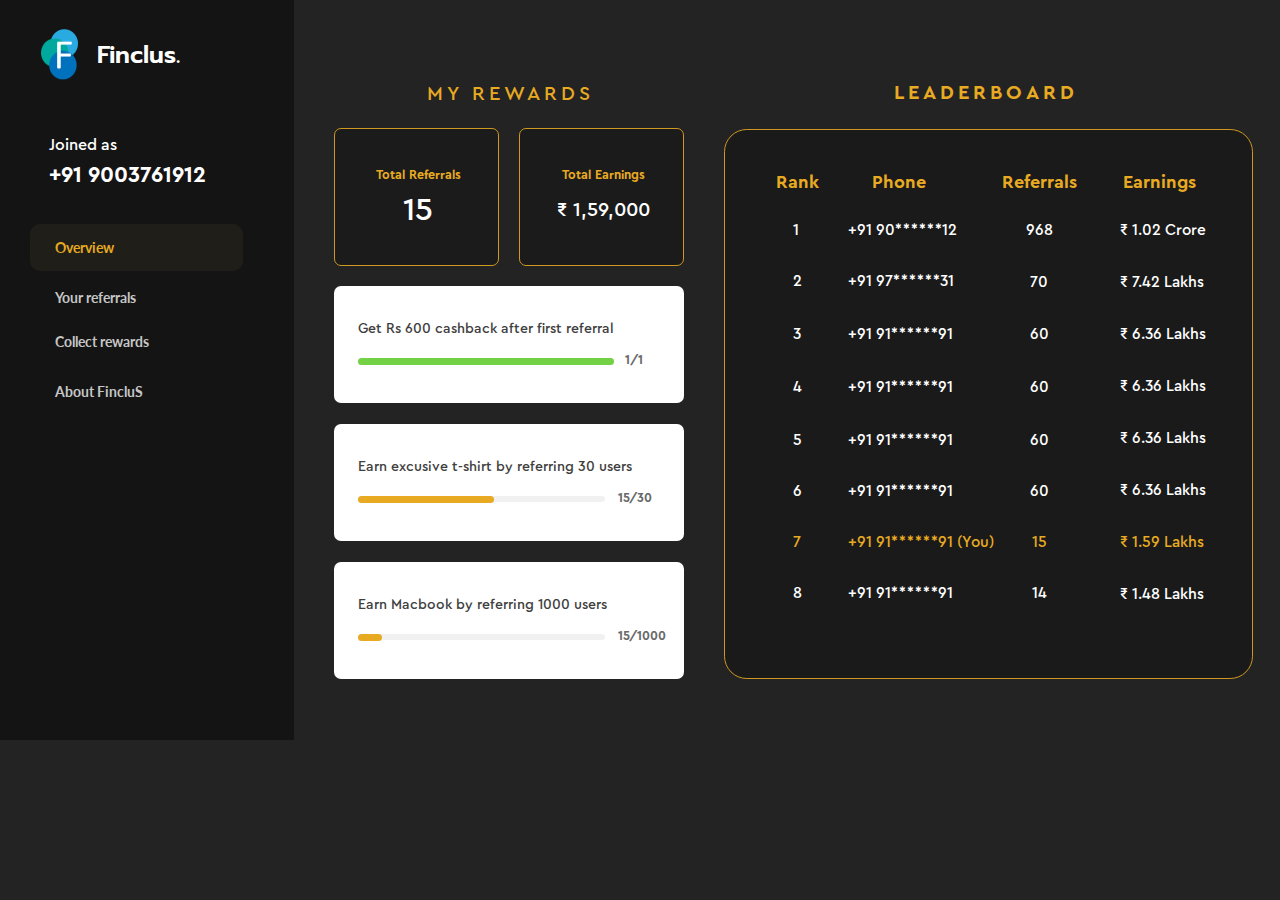
<file: dashboard-screen.html>
<!DOCTYPE html>
<html>
  <head>
    <meta charset="UTF-8" />
    <meta name="viewport" content="width=1313, maximum-scale=1.0" />
    <link rel="shortcut icon" type="image/png" href="https://animaproject.s3.amazonaws.com/home/favicon.png" />
    <meta name="og:type" content="website" />
    <meta name="twitter:card" content="photo" />
    <link rel="stylesheet" type="text/css" href="css/dashboard-screen.css" />
    <link rel="stylesheet" type="text/css" href="css/styleguide.css" />
    <link rel="stylesheet" type="text/css" href="css/globals.css" />
    <meta name="author" content="AnimaApp.com - Design to code, Automated." />
  </head>
  <body style="margin: 0; background: #232323">
    <input type="hidden" id="anPageName" name="page" value="dashboard-screen" />
    <div class="dashboard-screen screen">
      <div class="rectangle-431-4MZWo9"></div>
      <div class="text-4MZWo9 cerapro-medium-white-16px">
        <span class="span0-DagRw9 cerapro-medium-white-16px">Joined as<br /></span
        ><span class="span1-DagRw9">+91 9003761912</span>
      </div>
      <div class="group-3663-4MZWo9">
        <img class="group-3635-URFCL9" src="img/group-3635@2x.png" />
        <div class="finclus-URFCL9 prompt-semi-bold-white-24px">Finclus.</div>
      </div>
      <div class="rectangle-432-4MZWo9"></div>
      <div class="rectangle-416-4MZWo9 border-1px-nugget"></div>
      <div class="leaderboard-4MZWo9">LEADERBOARD</div>
      <div class="x1-4MZWo9 valign-text-middle cerapro-medium-white-15-4px">1</div>
      <div class="x2-4MZWo9 valign-text-middle cerapro-medium-white-15-4px">2</div>
      <div class="x3-4MZWo9 valign-text-middle cerapro-medium-white-15-4px">3</div>
      <div class="x4-4MZWo9 valign-text-middle cerapro-medium-white-15-4px">4</div>
      <div class="x5-4MZWo9 valign-text-middle cerapro-medium-white-15-4px">5</div>
      <div class="x6-4MZWo9 valign-text-middle cerapro-medium-white-15-4px">6</div>
      <div class="x7-4MZWo9 valign-text-middle cerapro-medium-fuel-yellow-15-4px">7</div>
      <div class="x8-4MZWo9 valign-text-middle cerapro-medium-white-15-4px">8</div>
      <div class="x91-9012-4MZWo9 valign-text-middle cerapro-medium-white-15-4px">+91 90******12</div>
      <div class="x968-4MZWo9 valign-text-middle cerapro-medium-white-15-4px">968</div>
      <div class="x102-crore-4MZWo9 valign-text-middle cerapro-medium-white-15-4px">₹ 1.02 Crore</div>
      <div class="x742-lakhs-4MZWo9 valign-text-middle cerapro-medium-white-15-4px">₹ 7.42 Lakhs</div>
      <div class="x636-lakhs-4MZWo9 valign-text-middle cerapro-medium-white-15-4px">₹ 6.36 Lakhs</div>
      <div class="x636-lakhs-CZF9zm valign-text-middle cerapro-medium-white-15-4px">₹ 6.36 Lakhs</div>
      <div class="x636-lakhs-vbt6uR valign-text-middle cerapro-medium-white-15-4px">₹ 6.36 Lakhs</div>
      <div class="x636-lakhs-tFotzw valign-text-middle cerapro-medium-white-15-4px">₹ 6.36 Lakhs</div>
      <div class="x159-lakhs-4MZWo9 valign-text-middle cerapro-medium-fuel-yellow-15-4px">₹ 1.59 Lakhs</div>
      <div class="x148-lakhs-4MZWo9 valign-text-middle cerapro-medium-white-15-4px">₹ 1.48 Lakhs</div>
      <div class="x70-4MZWo9 valign-text-middle cerapro-medium-white-15-4px">70</div>
      <div class="x60-4MZWo9 valign-text-middle cerapro-medium-white-15-4px">60</div>
      <div class="x60-CZF9zm valign-text-middle cerapro-medium-white-15-4px">60</div>
      <div class="x60-vbt6uR valign-text-middle cerapro-medium-white-15-4px">60</div>
      <div class="x60-tFotzw valign-text-middle cerapro-medium-white-15-4px">60</div>
      <div class="x15-4MZWo9 valign-text-middle cerapro-medium-fuel-yellow-15-4px">15</div>
      <div class="x14-4MZWo9 valign-text-middle cerapro-medium-white-15-4px">14</div>
      <div class="x91-9731-4MZWo9 valign-text-middle cerapro-medium-white-15-4px">+91 97******31</div>
      <div class="x91-9191-4MZWo9 valign-text-middle cerapro-medium-white-15-4px">+91 91******91</div>
      <div class="x91-9191-CZF9zm valign-text-middle cerapro-medium-white-15-4px">+91 91******91</div>
      <div class="x91-9191-vbt6uR valign-text-middle cerapro-medium-white-15-4px">+91 91******91</div>
      <div class="x91-9191-tFotzw valign-text-middle cerapro-medium-white-15-4px">+91 91******91</div>
      <div class="x91-9191-you-4MZWo9 valign-text-middle cerapro-medium-fuel-yellow-15-4px">+91 91******91 (You)</div>
      <div class="x91-9191-gE1Ge5 valign-text-middle cerapro-medium-white-15-4px">+91 91******91</div>
      <div class="rank-4MZWo9 cerapro-bold-fuel-yellow-18px">Rank</div>
      <div class="phone-4MZWo9 cerapro-bold-fuel-yellow-18px">Phone</div>
      <div class="referrals-4MZWo9 cerapro-bold-fuel-yellow-18px">Referrals</div>
      <div class="earnings-4MZWo9 cerapro-bold-fuel-yellow-18px">Earnings</div>
      <div class="your-referrals-4MZWo9 lato-bold-cloud-14px">Your referrals</div>
      <div class="group-3665-4MZWo9"><div class="overview-B2ZslY">Overview</div></div>
      <div class="group-3664-4MZWo9">
        <div class="collect-rewards-zwrCee lato-bold-cloud-14px">Collect rewards</div>
      </div>
      <div class="group-3666-4MZWo9"><div class="about-finclu-s-X1h9VA lato-bold-cloud-14px">About FincluS</div></div>
      <div class="my-rewards-4MZWo9">MY REWARDS</div>
      <div class="rectangle-70-4MZWo9"></div>
      <div class="rectangle-420-4MZWo9"></div>
      <div class="rectangle-433-4MZWo9 border-1px-nugget"></div>
      <div class="rectangle-434-4MZWo9 border-1px-nugget"></div>
      <div class="rectangle-417-4MZWo9"></div>
      <div class="x1530-4MZWo9 cerapro-bold-granite-gray-12-5px">15/30</div>
      <div class="x11-4MZWo9 cerapro-bold-granite-gray-12-5px">1/1</div>
      <div class="x151000-4MZWo9 cerapro-bold-granite-gray-12-5px">15/1000</div>
      <div class="earn-excusive-t-erring-30-users-4MZWo9 cerapro-medium-ship-gray-14px">
        Earn excusive t-shirt by referring 30 users
      </div>
      <div class="get-rs-600-cash-first-referral-4MZWo9 cerapro-medium-ship-gray-14px">
        Get Rs 600 cashback after first referral
      </div>
      <div class="earn-macbook-by-ring-1000-users-4MZWo9 cerapro-medium-ship-gray-14px">
        Earn Macbook by referring 1000 users
      </div>
      <div class="x15-CZF9zm valign-text-middle cerapro-medium-white-32px">15</div>
      <div class="x159000-4MZWo9 valign-text-middle">₹ 1,59,000</div>
      <div class="rectangle-59-4MZWo9"></div>
      <div class="rectangle-421-4MZWo9"></div>
      <div class="rectangle-418-4MZWo9"></div>
      <div class="rectangle-60-4MZWo9"></div>
      <div class="rectangle-422-4MZWo9"></div>
      <div class="rectangle-419-4MZWo9"></div>
      <div class="total-referrals-4MZWo9">Total Referrals</div>
      <div class="total-earnings-4MZWo9">Total Earnings</div>
    </div>
  </body>
</html>
</file>
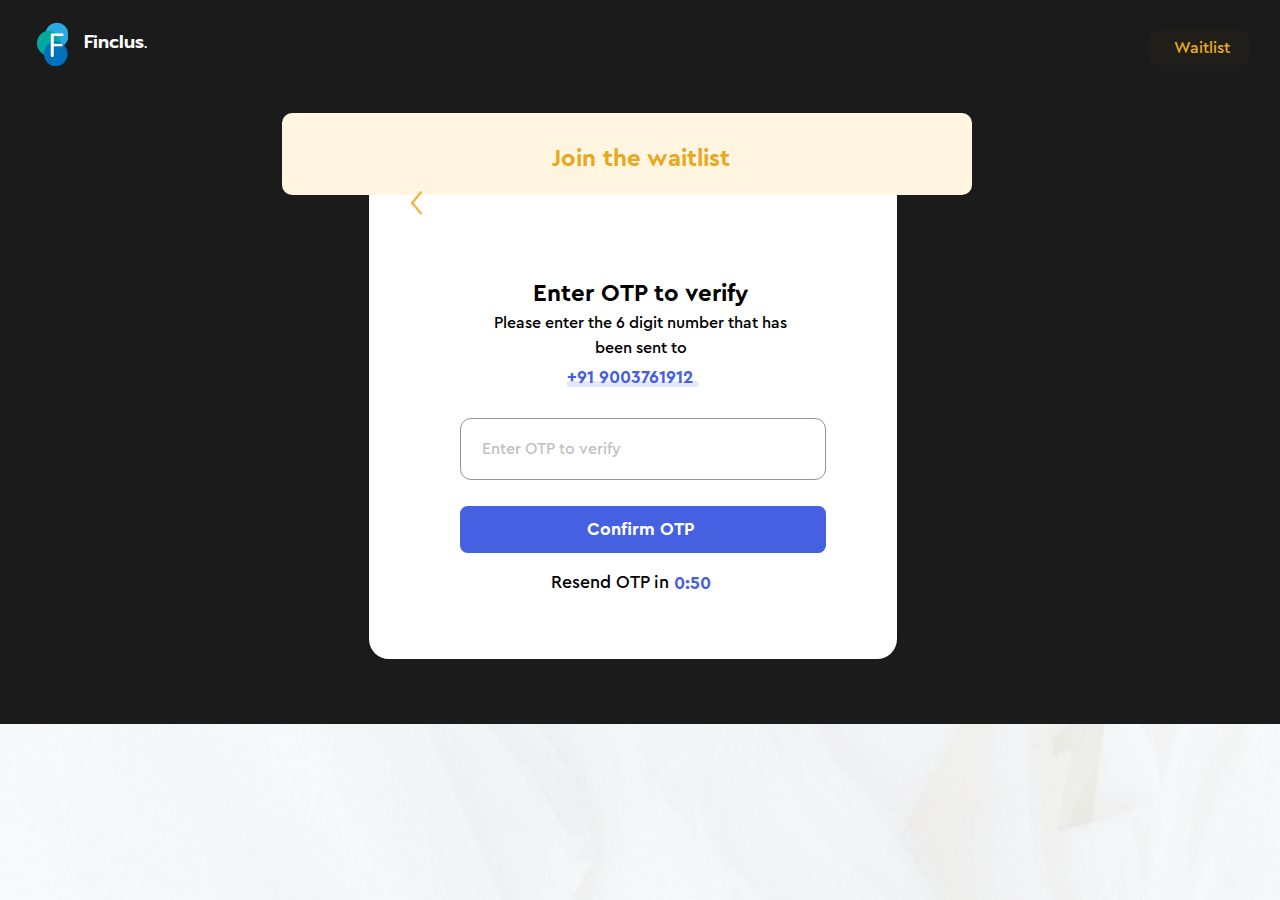
<file: otp-screen-mobile.html>
<!DOCTYPE html>
<html>
  <head>
    <meta charset="UTF-8" />
    <meta name="viewport" content="width=device-width, initial-scale=1.0, maximum-scale=1.0" />
    <link rel="shortcut icon" type="image/png" href="https://animaproject.s3.amazonaws.com/home/favicon.png" />
    <meta name="og:type" content="website" />
    <meta name="twitter:card" content="photo" />
    <link rel="stylesheet" type="text/css" href="css/otp-screen-mobile.css" />
    <style></style>
    <link rel="stylesheet" type="text/css" href="css/styleguide.css" />
    <link rel="stylesheet" type="text/css" href="css/globals.css" />
    <meta name="author" content="AnimaApp.com - Design to code, Automated." />
  </head>
  <body style="margin: 0; background: #1b1b1b">
    <input type="hidden" id="anPageName" name="page" value="otp-screen-mobile" />
    <form class="otp-screen-desktop screen" name="form13" action="form13" method="post">
      <div class="rectangle-397-DJjTyJ"></div>
      <div class="text-DJjTyJ cerapro-medium-fuel-yellow-16px">Waitlist</div>
      <div class="group-3663-DJjTyJ">
        <div class="group-3635-8EqA93">
          <img class="finclus-1-v8bXWT" src="img/finclus-1@2x.png" />
          <div class="rectangle-393-v8bXWT"></div>
        </div>
        <div class="finclus-8EqA93 prompt-semi-bold-white-24px">Finclus.</div>
      </div>
      <div class="group-3692-DJjTyJ">
        <div class="rectangle-429-KPY2y8"></div>
        <img class="rectangle-430-KPY2y8" src="img/rectangle-430@1x.png" />
      </div>
      <div class="rectangle-422-DJjTyJ"></div>
      <img class="group-3665-DJjTyJ" src="img/group-3665@1x.png" />
      <div class="rectangle-382-DJjTyJ"></div>
      <input
        class="enter-otp-to-verify-DJjTyJ"
        name="enterotptoverify"
        placeholder="Enter OTP to verify"
        type="text"
      /><a href="javascript:SubmitForm('form13')"> <div class="rectangle-383-DJjTyJ"></div></a>
      <div class="confirm-otp-DJjTyJ valign-text-middle cerapro-bold-white-17-6px">Confirm OTP</div>
      <div class="join-the-waitlist-DJjTyJ valign-text-middle">Join the waitlist</div>
      <div class="please-enter-th-as-been-sent-to-DJjTyJ valign-text-middle cerapro-medium-black-17-6px">
        Please enter the 6 digit number that has been sent to
      </div>
      <div class="enter-otp-to-verify-FGZfqv valign-text-middle">Enter OTP to verify</div>
      <div class="resend-otp-in-DJjTyJ valign-text-middle cerapro-medium-black-17-6px">Resend OTP in</div>
      <div class="rectangle-388-DJjTyJ"></div>
      <div class="x91-9003761912-DJjTyJ valign-text-middle cerapro-bold-royal-blue-17-6px">+91 9003761912</div>
      <div class="x050-DJjTyJ valign-text-middle cerapro-bold-royal-blue-17-6px">0:50</div>
      <img class="vector-DJjTyJ" src="img/vector@2x.png" />
    </form>
    <form class="otp-screen-mobile screen" name="form14" action="form14" method="post">
      <div class="rectangle-397-Cci2MS"></div>
      <div class="text-Cci2MS cerapro-medium-fuel-yellow-16px">Waitlist</div>
      <div class="group-3692-Cci2MS">
        <div class="rectangle-429-4uOxgm"></div>
        <img class="rectangle-430-4uOxgm" src="img/rectangle-430-1@2x.png" />
      </div>
      <div class="rectangle-422-Cci2MS"></div>
      <div class="group-3665-Cci2MS">
        <div class="rectangle-426-gaXvq3"></div>
      </div>
      <div class="rectangle-382-Cci2MS"></div>
      <input
        class="enter-otp-to-verify-Cci2MS"
        name="enterotptoverify"
        placeholder="Enter OTP to verify"
        type="text"
      /><a href="javascript:SubmitForm('form14')"> <div class="rectangle-383-Cci2MS"></div></a>
      <div class="confirm-otp-Cci2MS valign-text-middle cerapro-bold-white-17-6px">Confirm OTP</div>
      <div class="join-the-waitlist-Cci2MS valign-text-middle">Join the waitlist</div>
      <div class="please-enter-th-as-been-sent-to-Cci2MS valign-text-middle">
        Please enter the 6 digit number that has been sent to
      </div>
      <div class="enter-otp-to-verify-XYD9ex valign-text-middle">Enter OTP to verify</div>
      <div class="resend-otp-in-Cci2MS valign-text-middle cerapro-medium-black-17-6px">Resend OTP in</div>
      <div class="rectangle-388-Cci2MS"></div>
      <div class="x91-9003761912-Cci2MS valign-text-middle cerapro-bold-royal-blue-17-6px">+91 9003761912</div>
      <div class="x050-Cci2MS valign-text-middle cerapro-bold-royal-blue-17-6px">0:50</div>
      <img class="vector-Cci2MS" src="img/vector-1@2x.png" />
      <div class="group-3635-Cci2MS">
        <img class="finclus-1-013Nxt" src="img/finclus-1-1@2x.png" />
        <div class="rectangle-393-013Nxt"></div>
      </div>
      <div class="finclus-Cci2MS">Finclus.</div>
    </form>
    <script>
      /* Copyright (c) 2016 Tobias Buschor https://goo.gl/gl0mbf | MIT License https://goo.gl/HgajeK */

      if (!HTMLFormElement.prototype.reportValidity) {
        HTMLFormElement.prototype.reportValidity = function () {
          if (this.checkValidity()) return true;
          var btn = document.createElement("button");
          this.appendChild(btn);
          btn.click();
          this.removeChild(btn);
          return false;
        };
      }

      function SubmitForm(form_name) {
        var form = document.getElementsByName(form_name)[0];
        if (form.reportValidity()) {
          form.submit();
          if (window.submitted) window.submitted();
        }
      }
    </script>
  </body>
</html>
</file>
<file: css/dashboard-screen.css>
/* screen - dashboard-screen */

.dashboard-screen {
  background-color: var(--log-cabin);
  height: 100vh;
  margin: 0px;
  min-height: 740px;
  min-width: 1313px;
  mix-blend-mode: normal;
  overflow: hidden;
  overflow-x: hidden;
  position: relative;
  width: 100%;
}

.dashboard-screen .rectangle-431-4MZWo9 {
  background-color: #141414;
  height: 740px;
  left: 0px;
  mix-blend-mode: normal;
  position: absolute;
  top: 0px;
  width: 294px;
}

.dashboard-screen .text-4MZWo9 {
  background-color: transparent;
  height: auto;
  left: 49px;
  letter-spacing: 0.00px;
  line-height: 30px;
  mix-blend-mode: normal;
  position: absolute;
  text-align: left;
  top: 130px;
  width: 184px;
}

.dashboard-screen .span0-DagRw9 {
}

.dashboard-screen .span1-DagRw9 {
  color: var(--white);
  font-family: var(--font-family-cera_pro-bold);
  font-size: var(--font-size-s);
  font-style: normal;
  font-weight: 700;
}

.dashboard-screen .group-3663-4MZWo9 {
  background-color: transparent;
  height: 76px;
  left: -27px;
  position: absolute;
  top: 19px;
  width: 330px;
}

.dashboard-screen .group-3635-URFCL9 {
  background-color: transparent;
  height: 58px;
  left: 57px;
  position: absolute;
  top: 9px;
  width: 48px;
}

.dashboard-screen .finclus-URFCL9 {
  background-color: transparent;
  height: auto;
  left: 0px;
  letter-spacing: 0.00px;
  line-height: 72.1px;
  mix-blend-mode: normal;
  position: absolute;
  text-align: center;
  top: 0px;
  white-space: nowrap;
  width: 330px;
}

.dashboard-screen .rectangle-432-4MZWo9 {
  background-color: var(--rangoon-green);
  border-radius: 10px;
  height: 47px;
  left: 30px;
  mix-blend-mode: normal;
  position: absolute;
  top: 224px;
  width: 213px;
}

.dashboard-screen .rectangle-416-4MZWo9 {
  background-color: #1a1a1a;
  border-radius: 22.83px;
  height: 550px;
  left: 724px;
  mix-blend-mode: normal;
  position: absolute;
  top: 129px;
  width: 529px;
}

.dashboard-screen .leaderboard-4MZWo9 {
  background-color: transparent;
  color: var(--fuel-yellow);
  font-family: var(--font-family-cera_pro-bold);
  font-size: var(--font-size-xs);
  font-style: normal;
  font-weight: 700;
  height: auto;
  left: 844px;
  letter-spacing: 4.00px;
  line-height: 14.4px;
  mix-blend-mode: normal;
  position: absolute;
  text-align: center;
  top: 86px;
  white-space: nowrap;
  width: 284px;
}

.dashboard-screen .x1-4MZWo9 {
  background-color: transparent;
  height: 35px;
  left: 793px;
  letter-spacing: 0.00px;
  line-height: 15.4px;
  mix-blend-mode: normal;
  position: absolute;
  text-align: left;
  top: 213px;
  width: 10px;
}

.dashboard-screen .x2-4MZWo9 {
  background-color: transparent;
  height: 35px;
  left: 793px;
  letter-spacing: 0.00px;
  line-height: 15.4px;
  mix-blend-mode: normal;
  position: absolute;
  text-align: left;
  top: 264px;
  width: 10px;
}

.dashboard-screen .x3-4MZWo9 {
  background-color: transparent;
  height: 35px;
  left: 793px;
  letter-spacing: 0.00px;
  line-height: 15.4px;
  mix-blend-mode: normal;
  position: absolute;
  text-align: left;
  top: 317px;
  width: 10px;
}

.dashboard-screen .x4-4MZWo9 {
  background-color: transparent;
  height: 35px;
  left: 793px;
  letter-spacing: 0.00px;
  line-height: 15.4px;
  mix-blend-mode: normal;
  position: absolute;
  text-align: left;
  top: 370px;
  width: 10px;
}

.dashboard-screen .x5-4MZWo9 {
  background-color: transparent;
  height: 35px;
  left: 793px;
  letter-spacing: 0.00px;
  line-height: 15.4px;
  mix-blend-mode: normal;
  position: absolute;
  text-align: left;
  top: 423px;
  width: 10px;
}

.dashboard-screen .x6-4MZWo9 {
  background-color: transparent;
  height: 35px;
  left: 793px;
  letter-spacing: 0.00px;
  line-height: 15.4px;
  mix-blend-mode: normal;
  position: absolute;
  text-align: left;
  top: 474px;
  width: 10px;
}

.dashboard-screen .x7-4MZWo9 {
  background-color: transparent;
  height: 35px;
  left: 793px;
  letter-spacing: 0.00px;
  line-height: 15.4px;
  mix-blend-mode: normal;
  position: absolute;
  text-align: left;
  top: 525px;
  width: 10px;
}

.dashboard-screen .x8-4MZWo9 {
  background-color: transparent;
  height: 35px;
  left: 793px;
  letter-spacing: 0.00px;
  line-height: 15.4px;
  mix-blend-mode: normal;
  position: absolute;
  text-align: left;
  top: 576px;
  width: 10px;
}

.dashboard-screen .x91-9012-4MZWo9 {
  background-color: transparent;
  height: 30px;
  left: 848px;
  letter-spacing: 0.00px;
  line-height: 15.4px;
  mix-blend-mode: normal;
  position: absolute;
  text-align: left;
  top: 216px;
  width: 152px;
}

.dashboard-screen .x968-4MZWo9 {
  background-color: transparent;
  height: 30px;
  left: 963px;
  letter-spacing: 0.00px;
  line-height: 15.4px;
  mix-blend-mode: normal;
  position: absolute;
  text-align: center;
  top: 216px;
  width: 152px;
}

.dashboard-screen .x102-crore-4MZWo9 {
  background-color: transparent;
  height: 30px;
  left: 1120px;
  letter-spacing: 0.00px;
  line-height: 15.4px;
  mix-blend-mode: normal;
  position: absolute;
  text-align: left;
  top: 216px;
  width: 109px;
}

.dashboard-screen .x742-lakhs-4MZWo9 {
  background-color: transparent;
  height: 30px;
  left: 1120px;
  letter-spacing: 0.00px;
  line-height: 15.4px;
  mix-blend-mode: normal;
  position: absolute;
  text-align: left;
  top: 268px;
  width: 109px;
}

.dashboard-screen .x636-lakhs-4MZWo9 {
  background-color: transparent;
  height: 30px;
  left: 1120px;
  letter-spacing: 0.00px;
  line-height: 15.4px;
  mix-blend-mode: normal;
  position: absolute;
  text-align: left;
  top: 320px;
  width: 109px;
}

.dashboard-screen .x636-lakhs-CZF9zm {
  background-color: transparent;
  height: 30px;
  left: 1120px;
  letter-spacing: 0.00px;
  line-height: 15.4px;
  mix-blend-mode: normal;
  position: absolute;
  text-align: left;
  top: 372px;
  width: 109px;
}

.dashboard-screen .x636-lakhs-vbt6uR {
  background-color: transparent;
  height: 30px;
  left: 1120px;
  letter-spacing: 0.00px;
  line-height: 15.4px;
  mix-blend-mode: normal;
  position: absolute;
  text-align: left;
  top: 424px;
  width: 109px;
}

.dashboard-screen .x636-lakhs-tFotzw {
  background-color: transparent;
  height: 30px;
  left: 1120px;
  letter-spacing: 0.00px;
  line-height: 15.4px;
  mix-blend-mode: normal;
  position: absolute;
  text-align: left;
  top: 476px;
  width: 109px;
}

.dashboard-screen .x159-lakhs-4MZWo9 {
  background-color: transparent;
  height: 30px;
  left: 1120px;
  letter-spacing: 0.00px;
  line-height: 15.4px;
  mix-blend-mode: normal;
  position: absolute;
  text-align: left;
  top: 528px;
  width: 93px;
}

.dashboard-screen .x148-lakhs-4MZWo9 {
  background-color: transparent;
  height: 30px;
  left: 1120px;
  letter-spacing: 0.00px;
  line-height: 15.4px;
  mix-blend-mode: normal;
  position: absolute;
  text-align: left;
  top: 580px;
  width: 109px;
}

.dashboard-screen .x70-4MZWo9 {
  background-color: transparent;
  height: 30px;
  left: 963px;
  letter-spacing: 0.00px;
  line-height: 15.4px;
  mix-blend-mode: normal;
  position: absolute;
  text-align: center;
  top: 268px;
  width: 152px;
}

.dashboard-screen .x60-4MZWo9 {
  background-color: transparent;
  height: 30px;
  left: 963px;
  letter-spacing: 0.00px;
  line-height: 15.4px;
  mix-blend-mode: normal;
  position: absolute;
  text-align: center;
  top: 320px;
  width: 152px;
}

.dashboard-screen .x60-CZF9zm {
  background-color: transparent;
  height: 30px;
  left: 963px;
  letter-spacing: 0.00px;
  line-height: 15.4px;
  mix-blend-mode: normal;
  position: absolute;
  text-align: center;
  top: 373px;
  width: 152px;
}

.dashboard-screen .x60-vbt6uR {
  background-color: transparent;
  height: 30px;
  left: 963px;
  letter-spacing: 0.00px;
  line-height: 15.4px;
  mix-blend-mode: normal;
  position: absolute;
  text-align: center;
  top: 426px;
  width: 152px;
}

.dashboard-screen .x60-tFotzw {
  background-color: transparent;
  height: 30px;
  left: 963px;
  letter-spacing: 0.00px;
  line-height: 15.4px;
  mix-blend-mode: normal;
  position: absolute;
  text-align: center;
  top: 477px;
  width: 152px;
}

.dashboard-screen .x15-4MZWo9 {
  background-color: transparent;
  height: 30px;
  left: 963px;
  letter-spacing: 0.00px;
  line-height: 15.4px;
  mix-blend-mode: normal;
  position: absolute;
  text-align: center;
  top: 528px;
  width: 152px;
}

.dashboard-screen .x14-4MZWo9 {
  background-color: transparent;
  height: 30px;
  left: 963px;
  letter-spacing: 0.00px;
  line-height: 15.4px;
  mix-blend-mode: normal;
  position: absolute;
  text-align: center;
  top: 579px;
  width: 152px;
}

.dashboard-screen .x91-9731-4MZWo9 {
  background-color: transparent;
  height: 30px;
  left: 848px;
  letter-spacing: 0.00px;
  line-height: 15.4px;
  mix-blend-mode: normal;
  position: absolute;
  text-align: left;
  top: 267px;
  width: 152px;
}

.dashboard-screen .x91-9191-4MZWo9 {
  background-color: transparent;
  height: 30px;
  left: 848px;
  letter-spacing: 0.00px;
  line-height: 15.4px;
  mix-blend-mode: normal;
  position: absolute;
  text-align: left;
  top: 320px;
  width: 139px;
}

.dashboard-screen .x91-9191-CZF9zm {
  background-color: transparent;
  height: 30px;
  left: 848px;
  letter-spacing: 0.00px;
  line-height: 15.4px;
  mix-blend-mode: normal;
  position: absolute;
  text-align: left;
  top: 373px;
  width: 139px;
}

.dashboard-screen .x91-9191-vbt6uR {
  background-color: transparent;
  height: 30px;
  left: 848px;
  letter-spacing: 0.00px;
  line-height: 15.4px;
  mix-blend-mode: normal;
  position: absolute;
  text-align: left;
  top: 426px;
  width: 139px;
}

.dashboard-screen .x91-9191-tFotzw {
  background-color: transparent;
  height: 30px;
  left: 848px;
  letter-spacing: 0.00px;
  line-height: 15.4px;
  mix-blend-mode: normal;
  position: absolute;
  text-align: left;
  top: 477px;
  width: 139px;
}

.dashboard-screen .x91-9191-you-4MZWo9 {
  background-color: transparent;
  height: 30px;
  left: 848px;
  letter-spacing: 0.00px;
  line-height: 15.4px;
  mix-blend-mode: normal;
  position: absolute;
  text-align: left;
  top: 528px;
  width: 155px;
}

.dashboard-screen .x91-9191-gE1Ge5 {
  background-color: transparent;
  height: 30px;
  left: 848px;
  letter-spacing: 0.00px;
  line-height: 15.4px;
  mix-blend-mode: normal;
  position: absolute;
  text-align: left;
  top: 579px;
  width: 139px;
}

.dashboard-screen .rank-4MZWo9 {
  background-color: transparent;
  height: auto;
  left: 718px;
  letter-spacing: 0.00px;
  line-height: 14.4px;
  mix-blend-mode: normal;
  position: absolute;
  text-align: right;
  top: 175px;
  width: 101px;
}

.dashboard-screen .phone-4MZWo9 {
  background-color: transparent;
  height: auto;
  left: 848px;
  letter-spacing: 0.00px;
  line-height: 14.4px;
  mix-blend-mode: normal;
  position: absolute;
  text-align: center;
  top: 175px;
  width: 101px;
}

.dashboard-screen .referrals-4MZWo9 {
  background-color: transparent;
  height: auto;
  left: 989px;
  letter-spacing: 0.00px;
  line-height: 14.4px;
  mix-blend-mode: normal;
  position: absolute;
  text-align: center;
  top: 175px;
  width: 101px;
}

.dashboard-screen .earnings-4MZWo9 {
  background-color: transparent;
  height: auto;
  left: 1109px;
  letter-spacing: 0.00px;
  line-height: 14.4px;
  mix-blend-mode: normal;
  position: absolute;
  text-align: center;
  top: 175px;
  width: 101px;
}

.dashboard-screen .your-referrals-4MZWo9 {
  background-color: transparent;
  height: auto;
  left: 55px;
  letter-spacing: 0.00px;
  line-height: normal;
  mix-blend-mode: normal;
  position: absolute;
  text-align: left;
  top: 289px;
  width: 127px;
}

.dashboard-screen .group-3665-4MZWo9 {
  background-color: transparent;
  height: 17px;
  left: 55px;
  position: absolute;
  top: 239px;
  width: 110px;
}

.dashboard-screen .overview-B2ZslY {
  background-color: transparent;
  color: var(--fuel-yellow);
  font-family: var(--font-family-lato);
  font-size: 14px;
  font-style: normal;
  font-weight: 700;
  height: auto;
  left: 0px;
  letter-spacing: 0.00px;
  line-height: normal;
  mix-blend-mode: normal;
  position: absolute;
  text-align: left;
  top: 0px;
  width: 110px;
}

.dashboard-screen .group-3664-4MZWo9 {
  background-color: transparent;
  height: 17px;
  left: 55px;
  position: absolute;
  top: 333px;
  width: 114px;
}

.dashboard-screen .collect-rewards-zwrCee {
  background-color: transparent;
  height: auto;
  left: 0px;
  letter-spacing: 0.00px;
  line-height: normal;
  mix-blend-mode: normal;
  position: absolute;
  text-align: left;
  top: 0px;
  width: 114px;
}

.dashboard-screen .group-3666-4MZWo9 {
  background-color: transparent;
  height: 17px;
  left: 55px;
  position: absolute;
  top: 383px;
  width: 114px;
}

.dashboard-screen .about-finclu-s-X1h9VA {
  background-color: transparent;
  height: auto;
  left: 0px;
  letter-spacing: 0.00px;
  line-height: normal;
  mix-blend-mode: normal;
  position: absolute;
  text-align: left;
  top: 0px;
  width: 114px;
}

.dashboard-screen .my-rewards-4MZWo9 {
  background-color: transparent;
  color: var(--fuel-yellow);
  font-family: var(--font-family-cera_pro-medium);
  font-size: var(--font-size-xs);
  font-style: normal;
  font-weight: 500;
  height: auto;
  left: 368px;
  letter-spacing: 4.00px;
  line-height: 14.4px;
  mix-blend-mode: normal;
  position: absolute;
  text-align: center;
  top: 87px;
  white-space: nowrap;
  width: 284px;
}

.dashboard-screen .rectangle-70-4MZWo9 {
  background-color: var(--white);
  border-radius: 6.96px;
  height: 117px;
  left: 334px;
  mix-blend-mode: normal;
  position: absolute;
  top: 424px;
  width: 350px;
}

.dashboard-screen .rectangle-420-4MZWo9 {
  background-color: var(--white);
  border-radius: 6.96px;
  height: 117px;
  left: 334px;
  mix-blend-mode: normal;
  position: absolute;
  top: 286px;
  width: 350px;
}

.dashboard-screen .rectangle-433-4MZWo9 {
  background-color: var(--eerie-black);
  border-radius: 6.96px;
  height: 138px;
  left: 334px;
  mix-blend-mode: normal;
  position: absolute;
  top: 128px;
  width: 165px;
}

.dashboard-screen .rectangle-434-4MZWo9 {
  background-color: var(--eerie-black);
  border-radius: 6.96px;
  height: 138px;
  left: 519px;
  mix-blend-mode: normal;
  position: absolute;
  top: 128px;
  width: 165px;
}

.dashboard-screen .rectangle-417-4MZWo9 {
  background-color: var(--white);
  border-radius: 6.96px;
  height: 117px;
  left: 334px;
  mix-blend-mode: normal;
  position: absolute;
  top: 562px;
  width: 350px;
}

.dashboard-screen .x1530-4MZWo9 {
  background-color: transparent;
  height: auto;
  left: 618px;
  letter-spacing: 0.00px;
  line-height: normal;
  mix-blend-mode: normal;
  position: absolute;
  text-align: left;
  top: 491px;
  width: 48px;
}

.dashboard-screen .x11-4MZWo9 {
  background-color: transparent;
  height: auto;
  left: 625px;
  letter-spacing: 0.00px;
  line-height: normal;
  mix-blend-mode: normal;
  position: absolute;
  text-align: left;
  top: 353px;
  width: 48px;
}

.dashboard-screen .x151000-4MZWo9 {
  background-color: transparent;
  height: auto;
  left: 618px;
  letter-spacing: 0.00px;
  line-height: normal;
  mix-blend-mode: normal;
  position: absolute;
  text-align: left;
  top: 629px;
  width: 61px;
}

.dashboard-screen .earn-excusive-t-erring-30-users-4MZWo9 {
  background-color: transparent;
  height: auto;
  left: 358px;
  letter-spacing: 0.00px;
  line-height: normal;
  mix-blend-mode: normal;
  position: absolute;
  text-align: left;
  top: 458px;
  width: 286px;
}

.dashboard-screen .get-rs-600-cash-first-referral-4MZWo9 {
  background-color: transparent;
  height: auto;
  left: 358px;
  letter-spacing: 0.00px;
  line-height: normal;
  mix-blend-mode: normal;
  position: absolute;
  text-align: left;
  top: 320px;
  width: 286px;
}

.dashboard-screen .earn-macbook-by-ring-1000-users-4MZWo9 {
  background-color: transparent;
  height: auto;
  left: 358px;
  letter-spacing: 0.00px;
  line-height: normal;
  mix-blend-mode: normal;
  position: absolute;
  text-align: left;
  top: 596px;
  width: 286px;
}

.dashboard-screen .x15-CZF9zm {
  background-color: transparent;
  height: 30px;
  left: 342px;
  letter-spacing: 0.00px;
  line-height: 15.4px;
  mix-blend-mode: normal;
  position: absolute;
  text-align: center;
  top: 196px;
  width: 152px;
}

.dashboard-screen .x159000-4MZWo9 {
  background-color: transparent;
  color: var(--white);
  font-family: var(--font-family-cera_pro-medium);
  font-size: var(--font-size-xs);
  font-style: normal;
  font-weight: 500;
  height: 30px;
  left: 527px;
  letter-spacing: 0.00px;
  line-height: 15.4px;
  mix-blend-mode: normal;
  position: absolute;
  text-align: center;
  top: 196px;
  width: 152px;
}

.dashboard-screen .rectangle-59-4MZWo9 {
  background-color: var(--seashell);
  border-radius: 9.48px;
  height: 6px;
  left: 358px;
  mix-blend-mode: normal;
  position: absolute;
  top: 496px;
  width: 247px;
}

.dashboard-screen .rectangle-421-4MZWo9 {
  background-color: var(--seashell);
  border-radius: 9.48px;
  height: 7px;
  left: 358px;
  mix-blend-mode: normal;
  position: absolute;
  top: 358px;
  width: 256px;
}

.dashboard-screen .rectangle-418-4MZWo9 {
  background-color: var(--seashell);
  border-radius: 9.48px;
  height: 6px;
  left: 358px;
  mix-blend-mode: normal;
  position: absolute;
  top: 634px;
  width: 247px;
}

.dashboard-screen .rectangle-60-4MZWo9 {
  background-color: var(--fuel-yellow);
  border-radius: 7.51px;
  height: 7px;
  left: 358px;
  mix-blend-mode: normal;
  position: absolute;
  top: 496px;
  width: 136px;
}

.dashboard-screen .rectangle-422-4MZWo9 {
  background-color: #73d146;
  border-radius: 7.51px;
  height: 7px;
  left: 358px;
  mix-blend-mode: normal;
  position: absolute;
  top: 358px;
  width: 256px;
}

.dashboard-screen .rectangle-419-4MZWo9 {
  background-color: var(--fuel-yellow);
  border-radius: 7.51px;
  height: 7px;
  left: 358px;
  mix-blend-mode: normal;
  position: absolute;
  top: 634px;
  width: 24px;
}

.dashboard-screen .total-referrals-4MZWo9 {
  background-color: transparent;
  color: var(--fuel-yellow);
  font-family: var(--font-family-cera_pro-bold);
  font-size: 12.5px;
  font-style: normal;
  font-weight: 700;
  height: auto;
  left: 354px;
  letter-spacing: 0.00px;
  line-height: normal;
  mix-blend-mode: normal;
  position: absolute;
  text-align: center;
  top: 168px;
  width: 128px;
}

.dashboard-screen .total-earnings-4MZWo9 {
  background-color: transparent;
  color: var(--fuel-yellow);
  font-family: var(--font-family-cera_pro-bold);
  font-size: 12.5px;
  font-style: normal;
  font-weight: 700;
  height: auto;
  left: 539px;
  letter-spacing: 0.00px;
  line-height: normal;
  mix-blend-mode: normal;
  position: absolute;
  text-align: center;
  top: 168px;
  width: 128px;
}
</file>
<file: css/styleguide.css>
:root { 
  --black: #000000;
  --chicago: #585858;
  --cloud: #c6c6c6;
  --desert-storm: #f8f8f8;
  --eerie-black: #1b1b1b;
  --fuel-yellow: #e7aa22;
  --granite-gray: #696969;
  --log-cabin: #232323;
  --mist-gray: #c4c4c4;
  --mountain-mist: #959595;
  --nobel: #b4b4b4;
  --nugget: #cf9821;
  --onion: #2f2815;
  --pizza: #c98c05;
  --quarter-pearl-lusta: #fffcf5;
  --quarter-pearl-lusta-2: #fffcf58a;
  --rangoon-green: #201e19;
  --royal-blue: #4660e2;
  --seashell: #f1f1f1;
  --ship-gray: #3f3f3f;
  --silver: #c1c1c1;
  --white: #ffffff;
 
  --font-size-l: 32px;
  --font-size-m: 24px;
  --font-size-s: 22px;
  --font-size-xl: 40px;
  --font-size-xs: 20px;
  --font-size-xxs: 16px;
  --font-size-xxxs: 14.6px;
 
  --font-family-cera_pro-bold: "Cera Pro-Bold", Helvetica;
  --font-family-cera_pro-light: "Cera Pro-Light", Helvetica;
  --font-family-cera_pro-medium: "Cera Pro-Medium", Helvetica;
  --font-family-inter-medium: "Inter-Medium", Helvetica;
  --font-family-lato: "Lato", Helvetica;
  --font-family-poppins-bold: "Poppins-Bold", Helvetica;
  --font-family-poppins-medium: "Poppins-Medium", Helvetica;
  --font-family-poppins-regular: "Poppins-Regular", Helvetica;
  --font-family-poppins-semibold: "Poppins-SemiBold", Helvetica;
  --font-family-prompt: "Prompt", Helvetica;
  --font-family-roboto-regular: "Roboto-Regular", Helvetica;
  --font-family-sf_pro_display-regular: "SF Pro Display-Regular", Helvetica;
}
.poppins-regular-normal-white-24px {
  color: var(--white);
  font-family: var(--font-family-poppins-regular);
  font-size: var(--font-size-m);
  font-style: normal;
  font-weight: 400;
}

.poppins-semi-bold-white-22px {
  font-family: var(--font-family-poppins-semibold);
  font-size: var(--font-size-s);
  font-style: normal;
  font-weight: 600;
}

.poppins-semi-bold-fuel-yellow-22px {
  color: var(--fuel-yellow);
  font-family: var(--font-family-poppins-semibold);
  font-size: var(--font-size-s);
  font-style: normal;
  font-weight: 600;
}

.poppins-semi-bold-white-22px-2 {
  color: var(--white);
  font-family: var(--font-family-poppins-semibold);
  font-size: var(--font-size-s);
  font-style: normal;
  font-weight: 600;
}

.cerapro-medium-white-15-4px {
  color: var(--white);
  font-family: var(--font-family-cera_pro-medium);
  font-size: 15.4px;
  font-style: normal;
  font-weight: 500;
}

.poppins-medium-white-40px {
  color: var(--white);
  font-family: var(--font-family-poppins-medium);
  font-size: var(--font-size-xl);
  font-style: normal;
  font-weight: 500;
}

.poppins-medium-white-40px-2 {
  font-family: var(--font-family-poppins-medium);
  font-size: var(--font-size-xl);
  font-style: normal;
  font-weight: 500;
}

.poppins-medium-fuel-yellow-40px {
  color: var(--fuel-yellow);
  font-family: var(--font-family-poppins-medium);
  font-size: var(--font-size-xl);
  font-style: normal;
  font-weight: 500;
}

.cerapro-bold-white-14-6px {
  color: var(--white);
  font-family: var(--font-family-cera_pro-bold);
  font-size: var(--font-size-xxxs);
  font-style: normal;
  font-weight: 700;
}

.poppins-regular-normal-white-32px {
  color: var(--white);
  font-family: var(--font-family-poppins-regular);
  font-size: var(--font-size-l);
  font-style: normal;
  font-weight: 400;
}

.poppins-regular-normal-silver-20px {
  color: var(--silver);
  font-family: var(--font-family-poppins-regular);
  font-size: var(--font-size-xs);
  font-style: normal;
  font-weight: 400;
}

.cerapro-medium-white-16px {
  color: var(--white);
  font-family: var(--font-family-cera_pro-medium);
  font-size: var(--font-size-xxs);
  font-style: normal;
  font-weight: 500;
}

.inter-medium-white-16px {
  color: var(--white);
  font-family: var(--font-family-inter-medium);
  font-size: var(--font-size-xxs);
  font-style: normal;
  font-weight: 500;
}

.poppins-medium-desert-storm-40px {
  color: var(--desert-storm);
  font-family: var(--font-family-poppins-medium);
  font-size: var(--font-size-xl);
  font-style: normal;
  font-weight: 500;
}

.poppins-semi-bold-white-36-5px {
  color: var(--white);
  font-family: var(--font-family-poppins-semibold);
  font-size: 36.5px;
  font-style: normal;
  font-weight: 600;
}

.prompt-semi-bold-white-24px {
  color: var(--white);
  font-family: var(--font-family-prompt);
  font-size: var(--font-size-m);
  font-style: normal;
  font-weight: 600;
}

.cerapro-bold-white-17-6px {
  color: var(--white);
  font-family: var(--font-family-cera_pro-bold);
  font-size: 17.6px;
  font-style: normal;
  font-weight: 700;
}

.cerapro-medium-fuel-yellow-16px {
  color: var(--fuel-yellow);
  font-family: var(--font-family-cera_pro-medium);
  font-size: var(--font-size-xxs);
  font-style: normal;
  font-weight: 500;
}

.cerapro-medium-white-32px {
  color: var(--white);
  font-family: var(--font-family-cera_pro-medium);
  font-size: var(--font-size-l);
  font-style: normal;
  font-weight: 500;
}

.poppins-medium-white-16px {
  color: var(--white);
  font-family: var(--font-family-poppins-medium);
  font-size: var(--font-size-xxs);
  font-style: normal;
  font-weight: 500;
}

.cerapro-medium-nobel-17-6px {
  color: var(--nobel);
  font-family: var(--font-family-cera_pro-medium);
  font-size: 17.6px;
  font-style: normal;
  font-weight: 500;
}

.cerapro-bold-quarter-pearl-lusta-56-5px {
  color: var(--quarter-pearl-lusta);
  font-family: var(--font-family-cera_pro-bold);
  font-size: 56.5px;
  font-style: normal;
  font-weight: 700;
}

.cerapro-bold-fuel-yellow-32px {
  color: var(--fuel-yellow);
  font-family: var(--font-family-cera_pro-bold);
  font-size: var(--font-size-l);
  font-style: normal;
  font-weight: 700;
}

.cerapro-light-fuel-yellow-20px {
  color: var(--fuel-yellow);
  font-family: var(--font-family-cera_pro-light);
  font-size: var(--font-size-xs);
  font-style: normal;
  font-weight: 300;
}

.poppins-semi-bold-white-36-5px-2 {
  font-family: var(--font-family-poppins-semibold);
  font-size: 36.5px;
  font-style: normal;
  font-weight: 600;
}

.poppins-semi-bold-fuel-yellow-36-5px {
  color: var(--fuel-yellow);
  font-family: var(--font-family-poppins-semibold);
  font-size: 36.5px;
  font-style: normal;
  font-weight: 600;
}

.cerapro-bold-white-40px {
  font-family: var(--font-family-cera_pro-bold);
  font-size: var(--font-size-xl);
  font-style: normal;
  font-weight: 700;
}

.cerapro-bold-fuel-yellow-40px {
  color: var(--fuel-yellow);
  font-family: var(--font-family-cera_pro-bold);
  font-size: var(--font-size-xl);
  font-style: normal;
  font-weight: 700;
}

.cerapro-bold-white-40px-2 {
  color: var(--white);
  font-family: var(--font-family-cera_pro-bold);
  font-size: var(--font-size-xl);
  font-style: normal;
  font-weight: 700;
}

.poppins-semi-bold-white-32px {
  color: var(--white);
  font-family: var(--font-family-poppins-semibold);
  font-size: var(--font-size-l);
  font-style: normal;
  font-weight: 600;
}

.cerapro-medium-fuel-yellow-15-4px {
  color: var(--fuel-yellow);
  font-family: var(--font-family-cera_pro-medium);
  font-size: 15.4px;
  font-style: normal;
  font-weight: 500;
}

.cerapro-bold-fuel-yellow-18px {
  color: var(--fuel-yellow);
  font-family: var(--font-family-cera_pro-bold);
  font-size: 18px;
  font-style: normal;
  font-weight: 700;
}

.cerapro-bold-fuel-yellow-36px {
  color: var(--fuel-yellow);
  font-family: var(--font-family-cera_pro-bold);
  font-size: 36px;
  font-style: normal;
  font-weight: 700;
}

.cerapro-bold-quarter-pearl-lusta-45-9px {
  color: var(--quarter-pearl-lusta);
  font-family: var(--font-family-cera_pro-bold);
  font-size: 45.9px;
  font-style: normal;
  font-weight: 700;
}

.sfprodisplay-regular-normal-white-15px {
  color: var(--white);
  font-family: var(--font-family-sf_pro_display-regular);
  font-size: 15px;
  font-style: normal;
  font-weight: 400;
}

.cerapro-bold-royal-blue-17-6px {
  color: var(--royal-blue);
  font-family: var(--font-family-cera_pro-bold);
  font-size: 17.6px;
  font-style: normal;
  font-weight: 700;
}

.lato-bold-cloud-14px {
  color: var(--cloud);
  font-family: var(--font-family-lato);
  font-size: 14px;
  font-style: normal;
  font-weight: 700;
}

.cerapro-bold-granite-gray-12-5px {
  color: var(--granite-gray);
  font-family: var(--font-family-cera_pro-bold);
  font-size: 12.5px;
  font-style: normal;
  font-weight: 700;
}

.cerapro-medium-ship-gray-14px {
  color: var(--ship-gray);
  font-family: var(--font-family-cera_pro-medium);
  font-size: 14px;
  font-style: normal;
  font-weight: 500;
}

.poppins-semi-bold-white-13-4px {
  font-family: var(--font-family-poppins-semibold);
  font-size: 13.4px;
  font-style: normal;
  font-weight: 600;
}

.poppins-semi-bold-fuel-yellow-13-4px {
  color: var(--fuel-yellow);
  font-family: var(--font-family-poppins-semibold);
  font-size: 13.4px;
  font-style: normal;
  font-weight: 600;
}

.poppins-semi-bold-white-13-4px-2 {
  color: var(--white);
  font-family: var(--font-family-poppins-semibold);
  font-size: 13.4px;
  font-style: normal;
  font-weight: 600;
}

.poppins-regular-normal-white-14-6px {
  color: var(--white);
  font-family: var(--font-family-poppins-regular);
  font-size: var(--font-size-xxxs);
  font-style: normal;
  font-weight: 400;
}

.poppins-semi-bold-white-14-5px {
  font-family: var(--font-family-poppins-semibold);
  font-size: 14.5px;
  font-style: normal;
  font-weight: 600;
}

.poppins-semi-bold-fuel-yellow-14-5px {
  color: var(--fuel-yellow);
  font-family: var(--font-family-poppins-semibold);
  font-size: 14.5px;
  font-style: normal;
  font-weight: 600;
}

.poppins-semi-bold-white-14-5px-2 {
  color: var(--white);
  font-family: var(--font-family-poppins-semibold);
  font-size: 14.5px;
  font-style: normal;
  font-weight: 600;
}

.poppins-regular-normal-white-15-8px {
  color: var(--white);
  font-family: var(--font-family-poppins-regular);
  font-size: 15.8px;
  font-style: normal;
  font-weight: 400;
}

.poppins-regular-normal-quarter-pearl-lusta-22px {
  color: var(--quarter-pearl-lusta-2);
  font-family: var(--font-family-poppins-regular);
  font-size: var(--font-size-s);
  font-style: normal;
  font-weight: 400;
}

.cerapro-bold-white-56-5px {
  font-family: var(--font-family-cera_pro-bold);
  font-size: 56.5px;
  font-style: normal;
  font-weight: 700;
}

.cerapro-bold-fuel-yellow-56-5px {
  color: var(--fuel-yellow);
  font-family: var(--font-family-cera_pro-bold);
  font-size: 56.5px;
  font-style: normal;
  font-weight: 700;
}

.poppins-regular-normal-white-18-2px {
  color: var(--white);
  font-family: var(--font-family-poppins-regular);
  font-size: 18.2px;
  font-style: normal;
  font-weight: 400;
}

.cerapro-bold-eerie-black-32px {
  color: var(--eerie-black);
  font-family: var(--font-family-cera_pro-bold);
  font-size: var(--font-size-l);
  font-style: normal;
  font-weight: 700;
}

.cerapro-medium-nobel-16-9px {
  color: var(--nobel);
  font-family: var(--font-family-cera_pro-medium);
  font-size: 16.9px;
  font-style: normal;
  font-weight: 500;
}

.cerapro-medium-black-17-6px {
  color: var(--black);
  font-family: var(--font-family-cera_pro-medium);
  font-size: 17.6px;
  font-style: normal;
  font-weight: 500;
}

.border-2px-white {
  border: 2px solid var(--white);
}

.border-1-1px-nobel {
  border: 1.1px solid var(--nobel);
}

.border-1px-nugget {
  border: 1px solid var(--nugget);
}
</file>
<file: css/globals.css>
@import url("https://fonts.googleapis.com/css?family=Prompt:600|Lato:700");
@font-face {
  font-family: "Cera Pro-Medium";
  font-style: normal;
  font-weight: 500;
  src: url("../fonts/Cera Pro Medium.otf") format("opentype");
}
@font-face {
  font-family: "Cera Pro-Bold";
  font-style: normal;
  font-weight: 700;
  src: url("../fonts/Cera Pro Bold.otf") format("opentype");
}
.screen textarea:focus,
.screen input:focus {
  outline: none;
}

.screen * {
  -webkit-font-smoothing: antialiased;
  box-sizing: border-box;
}

.screen div {
  -webkit-text-size-adjust: none;
}

.screen a {
  display: contents;
  text-decoration: none;
}

.valign-text-middle {
  display: flex;
  flex-direction: column;
  justify-content: center;
}

input:focus {
  outline: none;
}

.hidden,
.hidden * {
  pointer-events: none;
  visibility: hidden;
}

* {
  box-sizing: border-box;
}
</file>
<file: css/otp-screen-mobile.css>
/* screen - otp-screen-desktop */

.otp-screen-desktop {
  background-color: var(--eerie-black);
  height: 100vh;
  margin: 0px;
  min-height: 740px;
  min-width: 1313px;
  mix-blend-mode: normal;
  overflow: hidden;
  overflow-x: hidden;
  position: relative;
  width: 100%;
}

.otp-screen-desktop .rectangle-397-DJjTyJ {
  background-color: var(--rangoon-green);
  border-radius: 10px;
  height: 35px;
  mix-blend-mode: normal;
  position: absolute;
  right: 76px;
  top: 46px;
  width: 102px;
}

.otp-screen-desktop .text-DJjTyJ {
  background-color: transparent;
  height: auto;
  letter-spacing: 0.00px;
  line-height: 24px;
  mix-blend-mode: normal;
  position: absolute;
  right: 96px;
  text-align: left;
  top: 52px;
  white-space: nowrap;
  width: auto;
}

.otp-screen-desktop .group-3663-DJjTyJ {
  background-color: transparent;
  height: 76px;
  left: 0px;
  position: absolute;
  top: 23px;
  width: 330px;
}

.otp-screen-desktop .group-3635-8EqA93 {
  background-color: transparent;
  height: 58px;
  left: 68px;
  position: absolute;
  top: 9px;
  width: 179px;
}

.otp-screen-desktop .finclus-1-v8bXWT {
  background-color: transparent;
  height: 51px;
  left: 0px;
  mix-blend-mode: normal;
  object-fit: cover;
  position: absolute;
  top: 0px;
  width: 132px;
}

.otp-screen-desktop .rectangle-393-v8bXWT {
  background-color: var(--eerie-black);
  height: 58px;
  left: 37px;
  mix-blend-mode: normal;
  position: absolute;
  top: 0px;
  width: 141px;
}

.otp-screen-desktop .finclus-8EqA93 {
  background-color: transparent;
  height: auto;
  left: 0px;
  letter-spacing: 0.00px;
  line-height: 72.1px;
  mix-blend-mode: normal;
  position: absolute;
  text-align: center;
  top: 0px;
  white-space: nowrap;
  width: 330px;
}

.otp-screen-desktop .group-3692-DJjTyJ {
  background-color: transparent;
  bottom: 0px;
  height: 176px;
  left: 0px;
  position: absolute;
  width: 100%;
}

.otp-screen-desktop .rectangle-429-KPY2y8 {
  background-color: var(--white);
  bottom: 0px;
  height: 176px;
  left: 0px;
  mix-blend-mode: normal;
  position: absolute;
  width: 100%;
}

.otp-screen-desktop .rectangle-430-KPY2y8 {
  background-color: transparent;
  bottom: 0px;
  height: 176px;
  left: 0px;
  mix-blend-mode: normal;
  object-fit: cover;
  position: absolute;
  width: 100%;
}

.otp-screen-desktop .rectangle-422-DJjTyJ {
  background-color: var(--white);
  border-radius: 20px;
  box-shadow: 0px 8px 10px #8a8a8a40;
  height: 546px;
  left: calc(50.00% - 270px);
  mix-blend-mode: normal;
  position: absolute;
  top: 113px;
  width: 540px;
}

.otp-screen-desktop .group-3665-DJjTyJ {
  background-color: transparent;
  height: 536px;
  left: calc(50.00% - 270px);
  position: absolute;
  top: 113px;
  width: 540px;
}

.otp-screen-desktop .rectangle-382-DJjTyJ {
  background-color: transparent;
  border: 1.1px solid var(--mountain-mist);
  border-radius: 10.99px;
  height: 62px;
  left: calc(50.00% - 244px);
  position: absolute;
  top: 418px;
  width: 488px;
}

.otp-screen-desktop .enter-otp-to-verify-DJjTyJ {
  background-color: transparent;
  border: 0;
  color: var(--mountain-mist);
  font-family: var(--font-family-cera_pro-medium);
  font-size: 17.6px;
  font-style: normal;
  font-weight: 500;
  height: 37px;
  left: calc(50.00% - 212px);
  letter-spacing: 0.00px;
  line-height: 79.3px;
  mix-blend-mode: normal;
  padding: 0;
  position: absolute;
  resize: none;
  text-align: left;
  top: 431px;
  white-space: nowrap;
  width: 432px;
}

.otp-screen-desktop .enter-otp-to-verify-DJjTyJ::placeholder {
  color: #95959599;
}

.otp-screen-desktop .rectangle-383-DJjTyJ {
  background-color: var(--royal-blue);
  border-radius: 7.69px;
  cursor: pointer;
  height: 47px;
  left: calc(50.00% - 244px);
  mix-blend-mode: normal;
  position: absolute;
  top: 506px;
  width: 488px;
}

.otp-screen-desktop .confirm-otp-DJjTyJ {
  background-color: transparent;
  height: 37px;
  left: calc(50.00% - 208px);
  letter-spacing: 0.00px;
  line-height: 79.3px;
  mix-blend-mode: normal;
  position: absolute;
  text-align: center;
  top: 511px;
  white-space: nowrap;
  width: 418px;
}

.otp-screen-desktop .join-the-waitlist-DJjTyJ {
  background-color: transparent;
  color: #e7a91f;
  font-family: var(--font-family-cera_pro-bold);
  font-size: 28px;
  font-style: normal;
  font-weight: 700;
  height: 28px;
  left: calc(50.00% - 140px);
  letter-spacing: 0.00px;
  line-height: 95.2px;
  mix-blend-mode: normal;
  position: absolute;
  text-align: center;
  top: 153px;
  white-space: nowrap;
  width: 283px;
}

.otp-screen-desktop .please-enter-th-as-been-sent-to-DJjTyJ {
  background-color: transparent;
  height: 59px;
  left: calc(50.00% - 238px);
  letter-spacing: 0.00px;
  line-height: 25px;
  mix-blend-mode: normal;
  position: absolute;
  text-align: center;
  top: 302px;
  width: 476px;
}

.otp-screen-desktop .enter-otp-to-verify-FGZfqv {
  background-color: transparent;
  color: var(--black);
  font-family: var(--font-family-cera_pro-bold);
  font-size: var(--font-size-m);
  font-style: normal;
  font-weight: 700;
  height: 59px;
  left: calc(50.00% - 238px);
  letter-spacing: 0.00px;
  line-height: 25px;
  mix-blend-mode: normal;
  position: absolute;
  text-align: center;
  top: 265px;
  width: 476px;
}

.otp-screen-desktop .resend-otp-in-DJjTyJ {
  background-color: transparent;
  height: 59px;
  left: calc(50.00% - 180px);
  letter-spacing: 0.00px;
  line-height: 25px;
  mix-blend-mode: normal;
  position: absolute;
  text-align: center;
  top: 553px;
  width: 300px;
}

.otp-screen-desktop .rectangle-388-DJjTyJ {
  background-color: #e4e8ff;
  border-radius: 1.87px;
  height: 6px;
  left: calc(50.00% - 70px);
  mix-blend-mode: normal;
  position: absolute;
  top: 368px;
  width: 131px;
}

.otp-screen-desktop .x91-9003761912-DJjTyJ {
  background-color: transparent;
  height: 25px;
  left: calc(50.00% - 70px);
  letter-spacing: 0.00px;
  line-height: 25px;
  mix-blend-mode: normal;
  position: absolute;
  text-align: center;
  top: 352px;
  white-space: nowrap;
  width: auto;
}

.otp-screen-desktop .x050-DJjTyJ {
  background-color: transparent;
  height: 38px;
  left: calc(50.00% - 82px);
  letter-spacing: 0.00px;
  line-height: 25px;
  mix-blend-mode: normal;
  position: absolute;
  text-align: center;
  top: 564px;
  width: 271px;
}

.otp-screen-desktop .vector-DJjTyJ {
  background-color: transparent;
  height: 2.64%;
  left: 32.13%;
  mix-blend-mode: normal;
  position: absolute;
  top: 21.21%;
  width: 0.84%;
}
/* screen - otp-screen-mobile */

.otp-screen-mobile {
  background-color: var(--eerie-black);
  height: 100vh;
  margin: 0px;
  min-height: 835px;
  min-width: 414px;
  mix-blend-mode: normal;
  overflow: hidden;
  overflow-x: hidden;
  position: relative;
  width: 100%;
}

.otp-screen-mobile .rectangle-397-Cci2MS {
  background-color: var(--rangoon-green);
  border-radius: 10px;
  height: 35px;
  mix-blend-mode: normal;
  position: absolute;
  right: 30px;
  top: 30px;
  width: 102px;
}

.otp-screen-mobile .text-Cci2MS {
  background-color: transparent;
  height: auto;
  letter-spacing: 0.00px;
  line-height: 24px;
  mix-blend-mode: normal;
  position: absolute;
  right: 50px;
  text-align: left;
  top: 36px;
  white-space: nowrap;
  width: auto;
}

.otp-screen-mobile .group-3692-Cci2MS {
  background-color: transparent;
  bottom: 0px;
  height: 176px;
  left: 0px;
  position: absolute;
  width: 100%;
}

.otp-screen-mobile .rectangle-429-4uOxgm {
  background-color: var(--white);
  bottom: 0px;
  height: 176px;
  left: 0px;
  mix-blend-mode: normal;
  position: absolute;
  width: 100%;
}

.otp-screen-mobile .rectangle-430-4uOxgm {
  background-color: transparent;
  bottom: 0px;
  height: 176px;
  left: 0px;
  mix-blend-mode: normal;
  object-fit: cover;
  position: absolute;
  width: 100%;
}

.otp-screen-mobile .rectangle-422-Cci2MS {
  background-color: var(--white);
  border-radius: 20px;
  height: 546px;
  left: calc(50.00% - 271px);
  mix-blend-mode: normal;
  position: absolute;
  top: 113px;
  width: 528px;
}

.otp-screen-mobile .group-3665-Cci2MS {
  background-color: transparent;
  height: 82px;
  left: calc(50.00% - 358px);
  position: absolute;
  top: 113px;
  width: 690px;
}

.otp-screen-mobile .rectangle-426-gaXvq3 {
  background-color: #fff5e1;
  border-radius: 10px;
  height: 82px;
  left: calc(50.00% - 345px);
  mix-blend-mode: normal;
  position: relative;
  top: 0px;
  width: 690px;
}

.otp-screen-mobile .rectangle-382-Cci2MS {
  background-color: transparent;
  border: 1.1px solid var(--mountain-mist);
  border-radius: 10.99px;
  height: 62px;
  left: calc(50.00% - 180px);
  position: absolute;
  top: 418px;
  width: 366px;
}

.otp-screen-mobile .enter-otp-to-verify-Cci2MS {
  background-color: transparent;
  border: 0;
  color: var(--mountain-mist);
  font-family: var(--font-family-cera_pro-medium);
  font-size: var(--font-size-xxs);
  font-style: normal;
  font-weight: 500;
  height: 37px;
  left: calc(50.00% - 158px);
  letter-spacing: 0.00px;
  line-height: 79.3px;
  mix-blend-mode: normal;
  padding: 0;
  position: absolute;
  resize: none;
  text-align: left;
  top: 431px;
  white-space: nowrap;
  width: 432px;
}

.otp-screen-mobile .enter-otp-to-verify-Cci2MS::placeholder {
  color: #95959599;
}

.otp-screen-mobile .rectangle-383-Cci2MS {
  background-color: var(--royal-blue);
  border-radius: 7.69px;
  cursor: pointer;
  height: 47px;
  left: calc(50.00% - 180px);
  mix-blend-mode: normal;
  position: absolute;
  top: 506px;
  width: 366px;
}

.otp-screen-mobile .confirm-otp-Cci2MS {
  background-color: transparent;
  height: 37px;
  left: calc(50.00% - 209px);
  letter-spacing: 0.00px;
  line-height: 79.3px;
  mix-blend-mode: normal;
  position: absolute;
  text-align: center;
  top: 511px;
  white-space: nowrap;
  width: 418px;
}

.otp-screen-mobile .join-the-waitlist-Cci2MS {
  background-color: transparent;
  color: #e7a91f;
  font-family: var(--font-family-cera_pro-bold);
  font-size: var(--font-size-m);
  font-style: normal;
  font-weight: 700;
  height: 28px;
  left: calc(50.00% - 141px);
  letter-spacing: 0.00px;
  line-height: 95.2px;
  mix-blend-mode: normal;
  position: absolute;
  text-align: center;
  top: 146px;
  white-space: nowrap;
  width: 283px;
}

.otp-screen-mobile .please-enter-th-as-been-sent-to-Cci2MS {
  background-color: transparent;
  color: var(--black);
  font-family: var(--font-family-cera_pro-medium);
  font-size: var(--font-size-xxs);
  font-style: normal;
  font-weight: 500;
  height: 59px;
  left: calc(50.00% - 158px);
  letter-spacing: 0.00px;
  line-height: 25px;
  mix-blend-mode: normal;
  position: absolute;
  text-align: center;
  top: 306px;
  width: 317px;
}

.otp-screen-mobile .enter-otp-to-verify-XYD9ex {
  background-color: transparent;
  color: var(--black);
  font-family: var(--font-family-cera_pro-bold);
  font-size: var(--font-size-m);
  font-style: normal;
  font-weight: 700;
  height: 59px;
  left: calc(50.00% - 238px);
  letter-spacing: 0.00px;
  line-height: 25px;
  mix-blend-mode: normal;
  position: absolute;
  text-align: center;
  top: 265px;
  width: 476px;
}

.otp-screen-mobile .resend-otp-in-Cci2MS {
  background-color: transparent;
  height: 59px;
  left: calc(50.00% - 180px);
  letter-spacing: 0.00px;
  line-height: 25px;
  mix-blend-mode: normal;
  position: absolute;
  text-align: center;
  top: 553px;
  width: 300px;
}

.otp-screen-mobile .rectangle-388-Cci2MS {
  background-color: #e4e8ff;
  border-radius: 1.87px;
  height: 6px;
  left: calc(50.00% - 73px);
  mix-blend-mode: normal;
  position: absolute;
  top: 381px;
  width: 131px;
}

.otp-screen-mobile .x91-9003761912-Cci2MS {
  background-color: transparent;
  height: 25px;
  left: calc(50.00% - 73px);
  letter-spacing: 0.00px;
  line-height: 25px;
  mix-blend-mode: normal;
  position: absolute;
  text-align: center;
  top: 365px;
  white-space: nowrap;
  width: auto;
}

.otp-screen-mobile .x050-Cci2MS {
  background-color: transparent;
  height: 38px;
  left: calc(50.00% - 83px);
  letter-spacing: 0.00px;
  line-height: 25px;
  mix-blend-mode: normal;
  position: absolute;
  text-align: center;
  top: 564px;
  width: 271px;
}

.otp-screen-mobile .vector-Cci2MS {
  background-color: transparent;
  height: 2.69%;
  left: 32.12%;
  mix-blend-mode: normal;
  position: absolute;
  top: 21.18%;
  width: 0.85%;
}

.otp-screen-mobile .group-3635-Cci2MS {
  background-color: transparent;
  height: 50px;
  left: 36px;
  position: absolute;
  top: 22px;
  width: 153px;
}

.otp-screen-mobile .finclus-1-013Nxt {
  background-color: transparent;
  height: 44px;
  left: 0px;
  mix-blend-mode: normal;
  object-fit: cover;
  position: absolute;
  top: 0px;
  width: 114px;
}

.otp-screen-mobile .rectangle-393-013Nxt {
  background-color: var(--eerie-black);
  height: 50px;
  left: 32px;
  mix-blend-mode: normal;
  position: absolute;
  top: 0px;
  width: 121px;
}

.otp-screen-mobile .finclus-Cci2MS {
  background-color: transparent;
  color: var(--white);
  font-family: var(--font-family-prompt);
  font-size: 18px;
  font-style: normal;
  font-weight: 600;
  height: auto;
  left: -50px;
  letter-spacing: 0.00px;
  line-height: 72.1px;
  mix-blend-mode: normal;
  position: absolute;
  text-align: center;
  top: 6px;
  white-space: nowrap;
  width: 330px;
}
@media screen and (max-width: 1312px) {
  .screen.otp-screen-desktop { 
    display: none;
   }
}
@media screen and (min-width: 1313px) {
  .screen.otp-screen-mobile { 
    display: none;
   }
}
</file>
